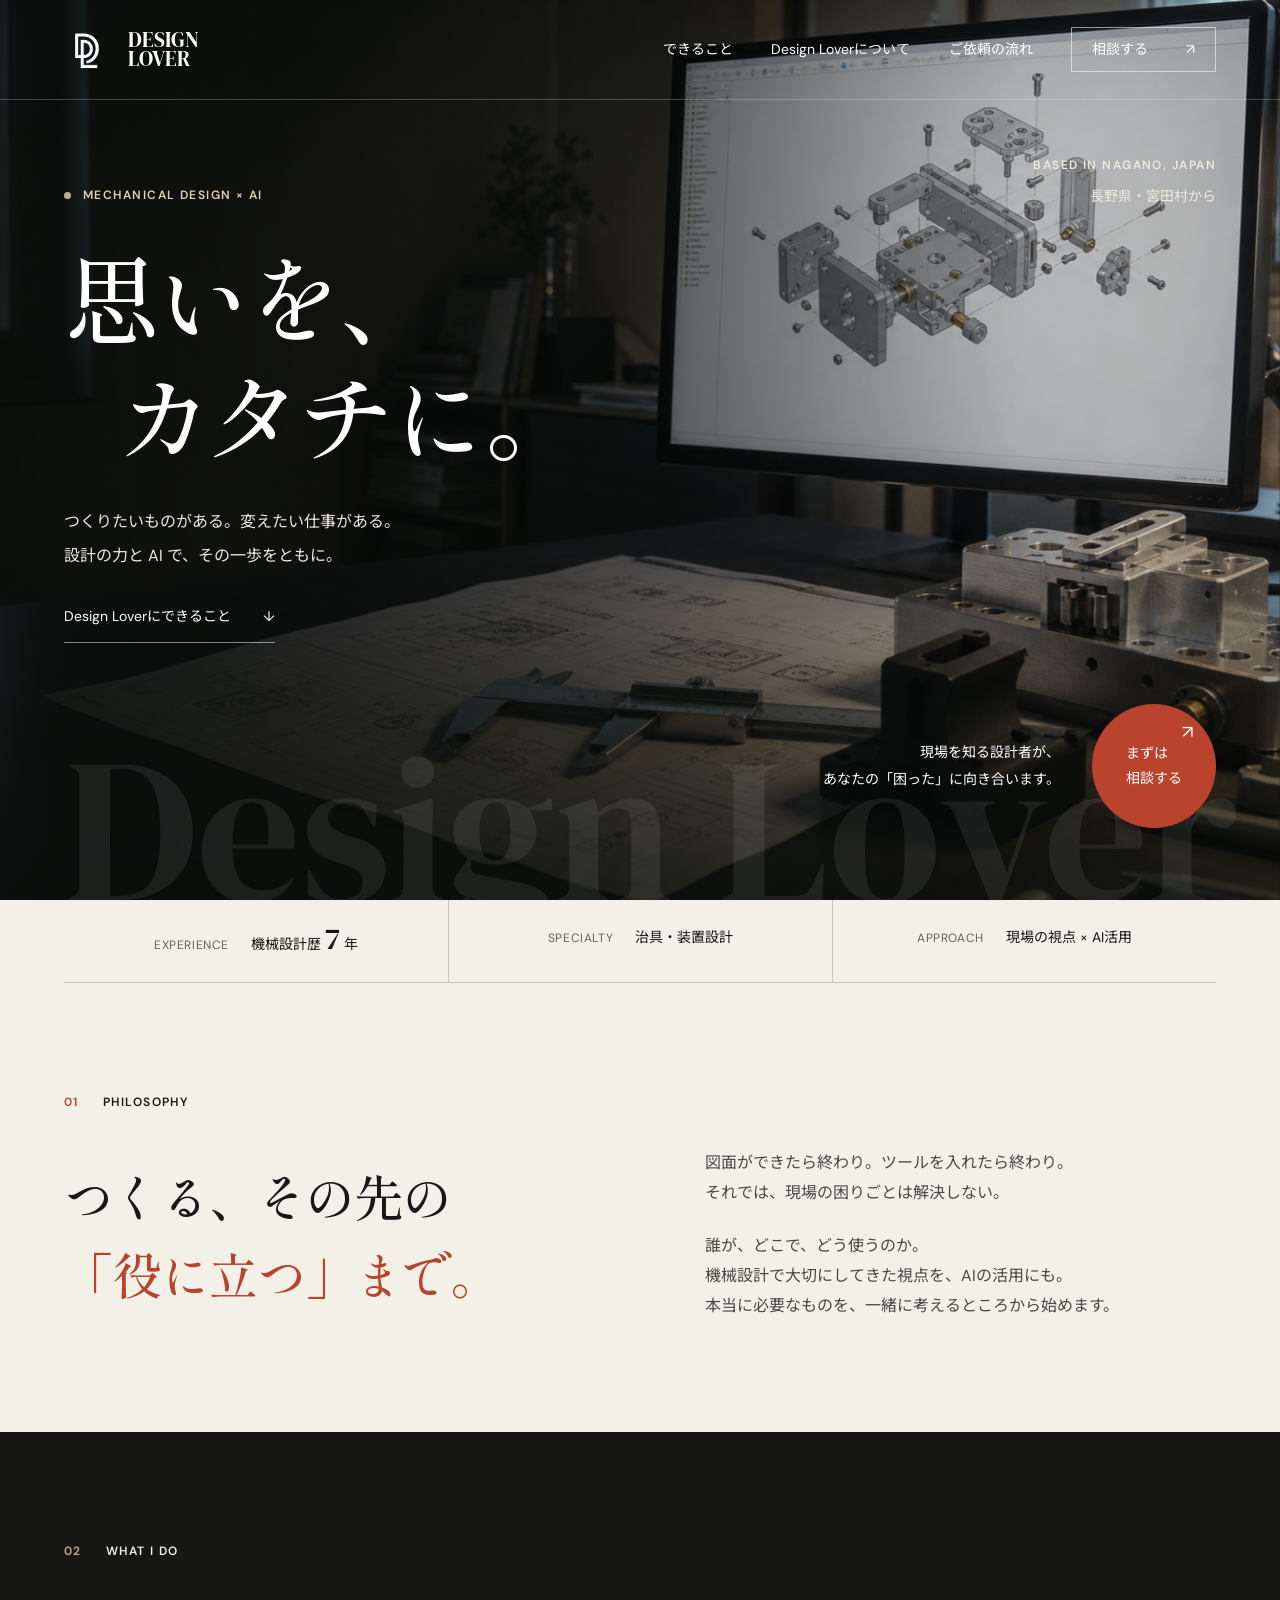
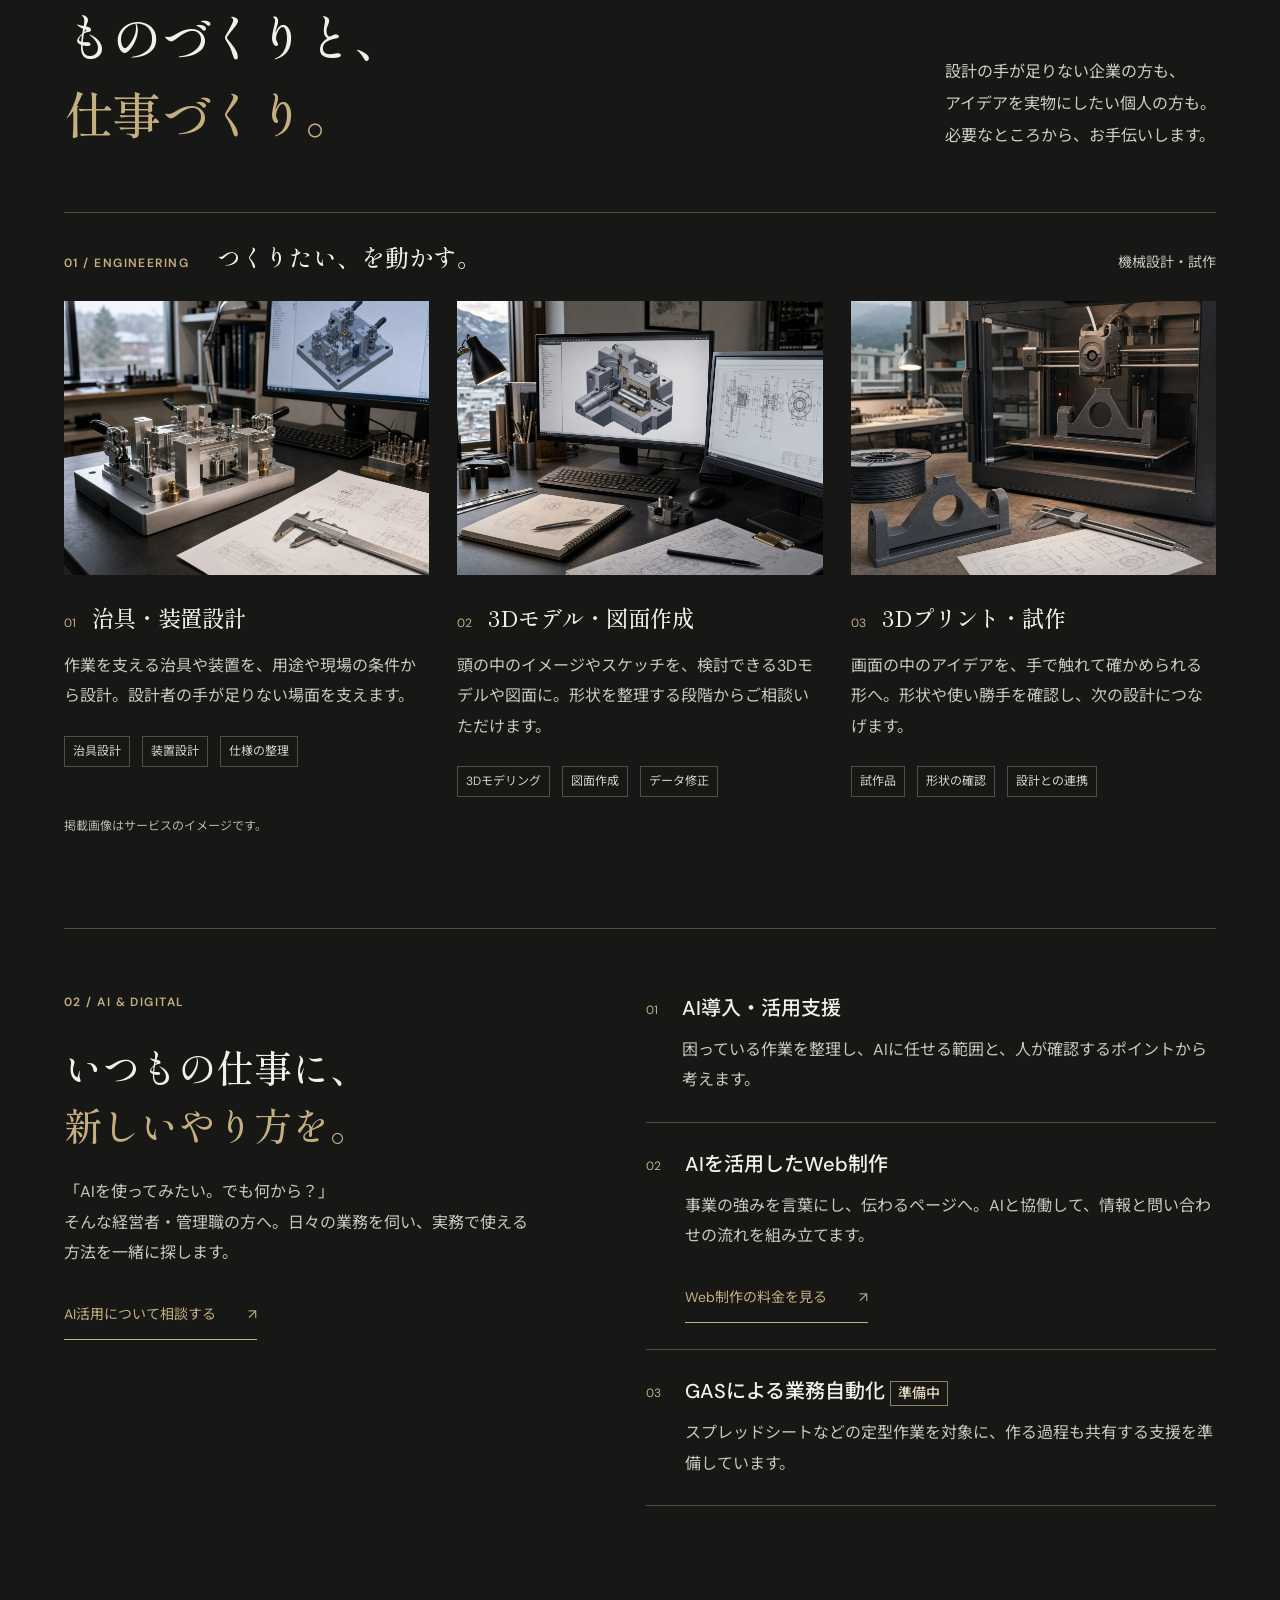
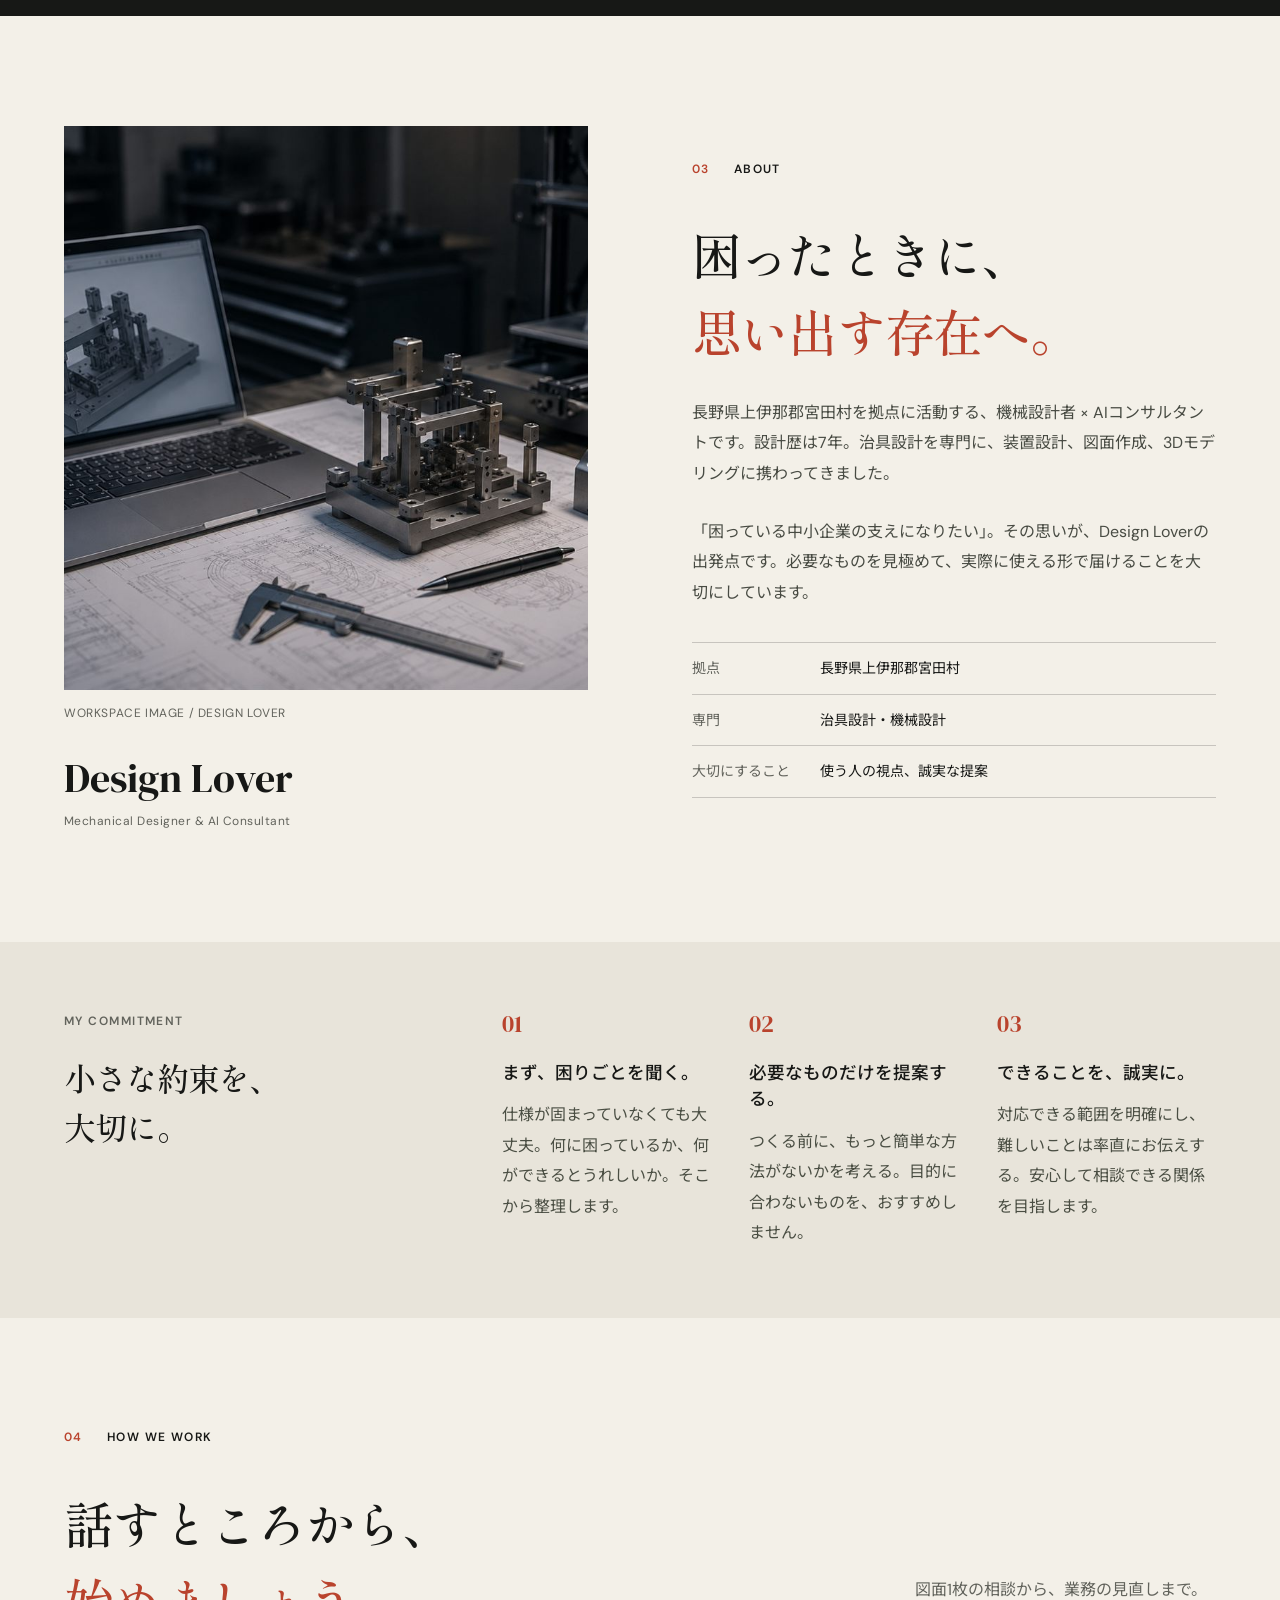
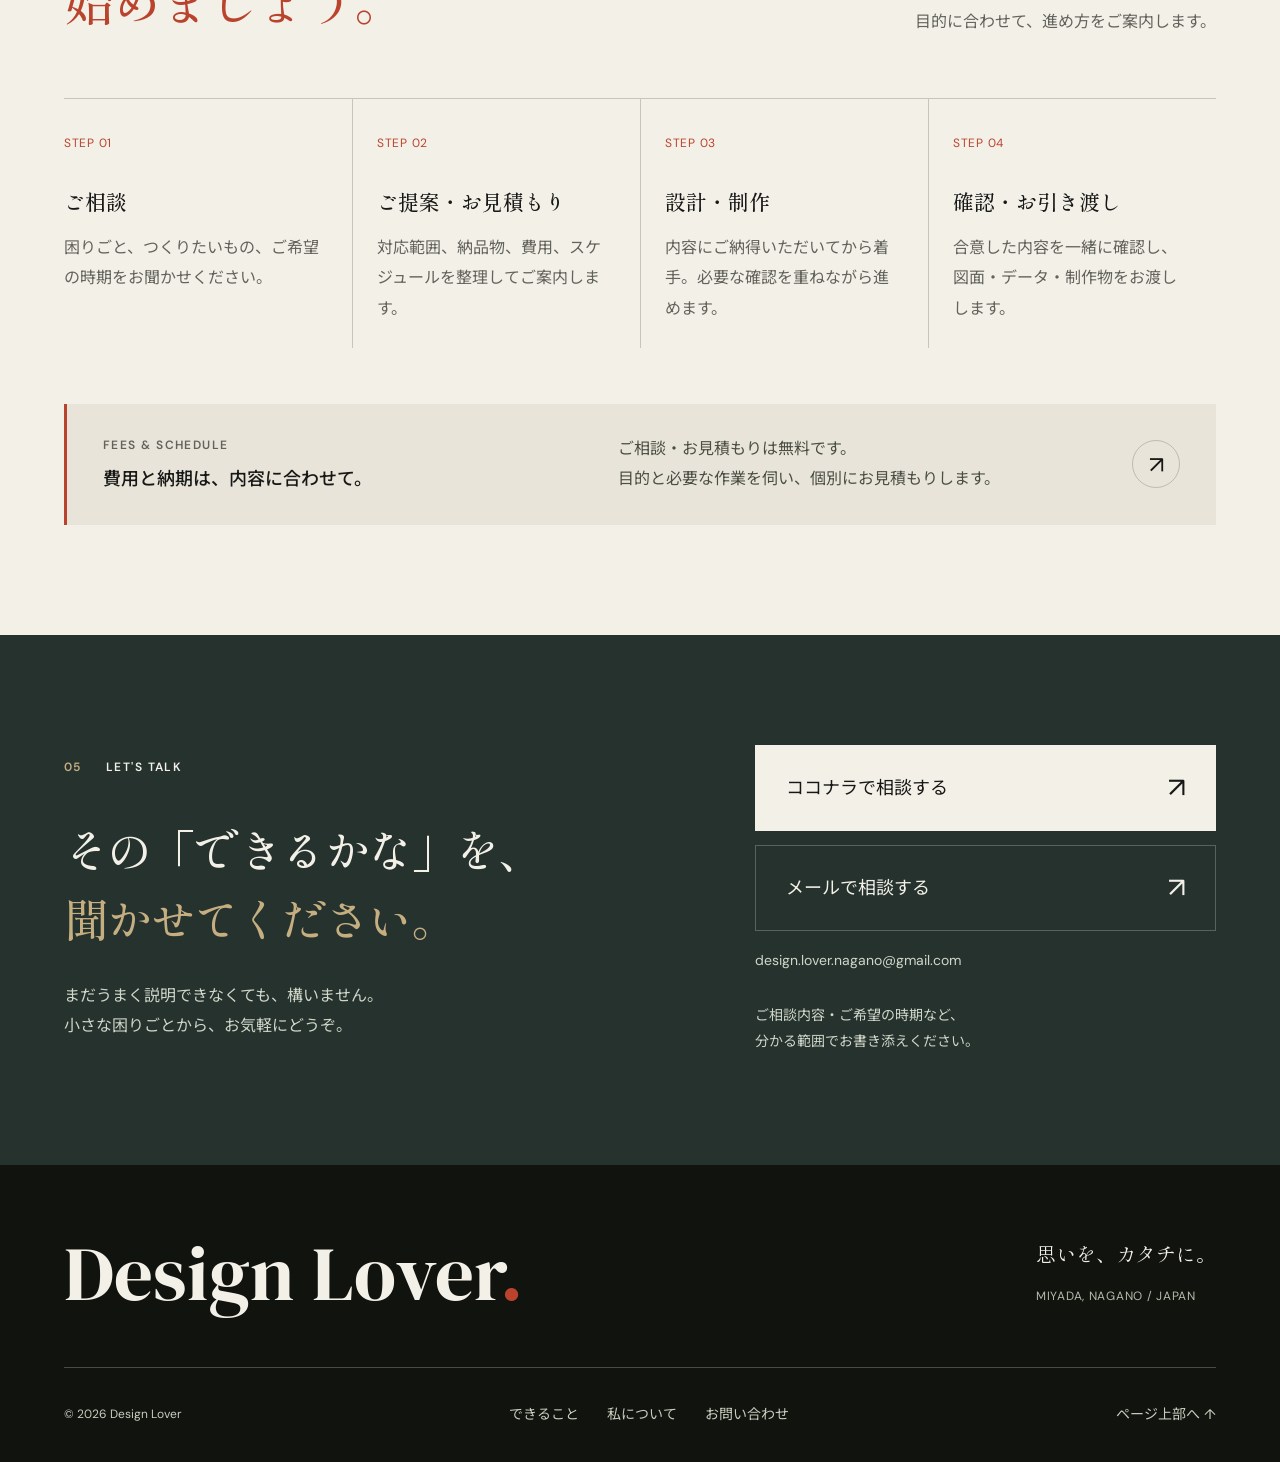
<file: index.html>
<!DOCTYPE html>
<html lang="ja">
<head>
  <meta charset="UTF-8">
  <meta name="viewport" content="width=device-width, initial-scale=1, viewport-fit=cover">
  <meta name="description" content="Design Loverは長野県宮田村を拠点に、治具・装置設計、3Dモデル・図面作成、3Dプリント、中小企業のAI導入を支援します。設計歴7年の現場感覚で、思いを実際に使えるカタチに。">
  <meta name="theme-color" content="#171816">
  <title>Design Lover | 思いを、カタチに。機械設計 × AI導入支援</title>
  <link rel="icon" href="logo-mark-crop.png" type="image/png">
  <link rel="preconnect" href="https://fonts.googleapis.com">
  <link rel="preconnect" href="https://fonts.gstatic.com" crossorigin>
  <link href="https://fonts.googleapis.com/css2?family=DM+Sans:wght@400;500;600&family=DM+Serif+Display:ital@0;1&family=Noto+Sans+JP:wght@400;500;600;700&family=Shippori+Mincho:wght@400;500;600&display=swap" rel="stylesheet">
  <link rel="stylesheet" href="styles.css?v=20260907-mobile">
  <script src="site.js?v=20260907-mobile" defer></script>
</head>
<body>
  <a class="skip-link" href="#main">本文へ移動</a>
  <header class="nav" id="nav">
    <a href="#hero" class="nav__logo" aria-label="Design Lover トップへ">
      <img src="logo-mark-t.png" alt="" width="64" height="64" class="nav__logo-mark">
      <span class="nav__logo-word">DESIGN<br>LOVER</span>
    </a>
    <nav class="nav__links" id="navLinks" aria-label="メインナビゲーション">
      <a href="#services">できること</a>
      <a href="#about">Design Loverについて</a>
      <a href="#process">ご依頼の流れ</a>
      <a href="#contact" class="nav__contact">相談する <span aria-hidden="true">↗</span></a>
    </nav>
    <button class="nav__burger" id="burger" type="button" aria-label="メニューを開く" aria-expanded="false" aria-controls="navLinks" hidden>
      <span></span><span></span>
    </button>
  </header>

  <main id="main">
    <section class="hero" id="hero" aria-labelledby="heroTitle">
      <div class="hero__media" aria-hidden="true"><img src="hero-engineering.png" alt="" fetchpriority="high"></div>
      <div class="hero__shade" aria-hidden="true"></div>
      <div class="hero__content">
        <p class="eyebrow hero__kicker"><span class="status-dot" aria-hidden="true"></span> MECHANICAL DESIGN × AI</p>
        <h1 class="hero__title" id="heroTitle"><span>思いを、</span><br><span>カタチに。</span></h1>
        <p class="hero__lead">つくりたいものがある。変えたい仕事がある。<br>設計の力と AI で、その一歩をともに。</p>
        <a href="#services" class="text-link hero__link">Design Loverにできること <span aria-hidden="true">↓</span></a>
      </div>
      <div class="hero__location"><span class="eyebrow">BASED IN NAGANO, JAPAN</span><span>長野県・宮田村から</span></div>
      <div class="hero__footer">
        <p>現場を知る設計者が、<br>あなたの「困った」に向き合います。</p>
        <a href="#contact" class="circle-link"><span>まずは<br>相談する</span><span class="circle-link__arrow" aria-hidden="true">↗</span></a>
      </div>
      <span class="hero__brand" aria-hidden="true">Design Lover</span>
    </section>

    <div class="expertise-bar" aria-label="専門分野と活動拠点">
      <p><span class="expertise-bar__label">EXPERIENCE</span><span class="expertise-bar__value">機械設計歴 <strong>7</strong> 年</span></p>
      <p><span class="expertise-bar__label">SPECIALTY</span><span class="expertise-bar__value">治具・装置設計</span></p>
      <p><span class="expertise-bar__label">APPROACH</span><span class="expertise-bar__value">現場の視点 × AI活用</span></p>
    </div>

    <section class="intro section">
      <p class="section-label"><span>01</span> PHILOSOPHY</p>
      <div class="intro__grid">
        <h2>つくる、その先の<br><em>「役に立つ」まで。</em></h2>
        <div class="intro__copy">
          <p>図面ができたら終わり。ツールを入れたら終わり。<br class="desktop-break">それでは、現場の困りごとは解決しない。</p>
          <p>誰が、どこで、どう使うのか。<br>機械設計で大切にしてきた視点を、AIの活用にも。<br>本当に必要なものを、一緒に考えるところから始めます。</p>
        </div>
      </div>
    </section>

    <section class="services section" id="services" aria-labelledby="servicesTitle">
      <div class="section-heading">
        <div>
          <p class="section-label"><span>02</span> WHAT I DO</p>
          <h2 id="servicesTitle">ものづくりと、<br><em>仕事づくり。</em></h2>
        </div>
        <p class="section-heading__lead">設計の手が足りない企業の方も、<br>アイデアを実物にしたい個人の方も。<br>必要なところから、お手伝いします。</p>
      </div>
      <div class="service-category" id="work">
        <p class="eyebrow">01 / ENGINEERING</p><h3>つくりたい、を動かす。</h3><span>機械設計・試作</span>
      </div>
      <div class="service-grid">
        <article class="service-card">
          <div class="service-card__image"><img src="service-jig.jpg" alt="治具とCADモデルのイメージ" loading="lazy" decoding="async"></div>
          <div class="service-card__title"><span>01</span><h4>治具・装置設計</h4></div>
          <p>作業を支える治具や装置を、用途や現場の条件から設計。設計者の手が足りない場面を支えます。</p>
          <ul class="tags" aria-label="対応内容"><li>治具設計</li><li>装置設計</li><li>仕様の整理</li></ul>
        </article>
        <article class="service-card">
          <div class="service-card__image"><img src="service-cad.jpg" alt="3Dモデルと製作図のイメージ" loading="lazy" decoding="async"></div>
          <div class="service-card__title"><span>02</span><h4>3Dモデル・図面作成</h4></div>
          <p>頭の中のイメージやスケッチを、検討できる3Dモデルや図面に。形状を整理する段階からご相談いただけます。</p>
          <ul class="tags" aria-label="対応内容"><li>3Dモデリング</li><li>図面作成</li><li>データ修正</li></ul>
        </article>
        <article class="service-card">
          <div class="service-card__image"><img src="service-3d-print.jpg" alt="3Dプリンターで部品を造形するイメージ" loading="lazy" decoding="async"></div>
          <div class="service-card__title"><span>03</span><h4>3Dプリント・試作</h4></div>
          <p>画面の中のアイデアを、手で触れて確かめられる形へ。形状や使い勝手を確認し、次の設計につなげます。</p>
          <ul class="tags" aria-label="対応内容"><li>試作品</li><li>形状の確認</li><li>設計との連携</li></ul>
        </article>
      </div>
      <p class="image-note">掲載画像はサービスのイメージです。</p>

      <div class="digital" id="digital">
        <div class="digital__intro">
          <p class="eyebrow">02 / AI & DIGITAL</p>
          <h3>いつもの仕事に、<br><em>新しいやり方を。</em></h3>
          <p>「AIを使ってみたい。でも何から？」<br>そんな経営者・管理職の方へ。日々の業務を伺い、実務で使える方法を一緒に探します。</p>
          <a href="#contact" class="text-link">AI活用について相談する <span aria-hidden="true">↗</span></a>
        </div>
        <div class="digital__list">
          <article><span class="digital__number">01</span><div><h4>AI導入・活用支援</h4><p>困っている作業を整理し、AIに任せる範囲と、人が確認するポイントから考えます。</p></div></article>
          <article><span class="digital__number">02</span><div><h4>AIを活用したWeb制作</h4><p>事業の強みを言葉にし、伝わるページへ。AIと協働して、情報と問い合わせの流れを組み立てます。</p><a href="web-pricing.html" class="text-link digital__link">Web制作の料金を見る <span aria-hidden="true">↗</span></a></div></article>
          <article><span class="digital__number">03</span><div><h4>GASによる業務自動化 <span class="badge">準備中</span></h4><p>スプレッドシートなどの定型作業を対象に、作る過程も共有する支援を準備しています。</p></div></article>
        </div>
      </div>
    </section>

    <section class="about section" id="about" aria-labelledby="aboutTitle">
      <div class="about__visual">
        <img src="about-photo.jpg" alt="設計デスクのイメージ" loading="lazy" decoding="async">
        <p class="image-note">WORKSPACE IMAGE / DESIGN LOVER</p>
        <div class="about__signature">Design Lover<span>Mechanical Designer & AI Consultant</span></div>
      </div>
      <div class="about__content">
        <p class="section-label"><span>03</span> ABOUT</p>
        <h2 id="aboutTitle">困ったときに、<br><em>思い出す存在へ。</em></h2>
        <p>長野県上伊那郡宮田村を拠点に活動する、機械設計者 × AIコンサルタントです。設計歴は7年。治具設計を専門に、装置設計、図面作成、3Dモデリングに携わってきました。</p>
        <p>「困っている中小企業の支えになりたい」。その思いが、Design Loverの出発点です。必要なものを見極めて、実際に使える形で届けることを大切にしています。</p>
        <dl class="profile-details">
          <div><dt>拠点</dt><dd>長野県上伊那郡宮田村</dd></div>
          <div><dt>専門</dt><dd>治具設計・機械設計</dd></div>
          <div><dt>大切にすること</dt><dd>使う人の視点、誠実な提案</dd></div>
        </dl>
      </div>
    </section>

    <section class="principles section" aria-labelledby="principlesTitle">
      <div class="principles__heading"><p class="eyebrow">MY COMMITMENT</p><h2 id="principlesTitle">小さな約束を、<br>大切に。</h2></div>
      <div class="principles__list">
        <article><span>01</span><h3>まず、困りごとを聞く。</h3><p>仕様が固まっていなくても大丈夫。何に困っているか、何ができるとうれしいか。そこから整理します。</p></article>
        <article><span>02</span><h3>必要なものだけを提案する。</h3><p>つくる前に、もっと簡単な方法がないかを考える。目的に合わないものを、おすすめしません。</p></article>
        <article><span>03</span><h3>できることを、誠実に。</h3><p>対応できる範囲を明確にし、難しいことは率直にお伝えする。安心して相談できる関係を目指します。</p></article>
      </div>
    </section>

    <section class="process section" id="process" aria-labelledby="processTitle">
      <div class="section-heading">
        <div><p class="section-label"><span>04</span> HOW WE WORK</p><h2 id="processTitle">話すところから、<br><em>始めましょう。</em></h2></div>
        <p class="section-heading__lead">図面1枚の相談から、業務の見直しまで。<br>目的に合わせて、進め方をご案内します。</p>
      </div>
      <ol class="process__list">
        <li><span>STEP 01</span><h3>ご相談</h3><p>困りごと、つくりたいもの、ご希望の時期をお聞かせください。</p></li>
        <li><span>STEP 02</span><h3>ご提案・お見積もり</h3><p>対応範囲、納品物、費用、スケジュールを整理してご案内します。</p></li>
        <li><span>STEP 03</span><h3>設計・制作</h3><p>内容にご納得いただいてから着手。必要な確認を重ねながら進めます。</p></li>
        <li><span>STEP 04</span><h3>確認・お引き渡し</h3><p>合意した内容を一緒に確認し、図面・データ・制作物をお渡しします。</p></li>
      </ol>
      <div class="estimate" id="pricing">
        <div><p class="eyebrow">FEES & SCHEDULE</p><h3>費用と納期は、内容に合わせて。</h3></div>
        <p>ご相談・お見積もりは無料です。<br>目的と必要な作業を伺い、個別にお見積もりします。</p>
        <a href="#contact" aria-label="費用と納期を相談する"><span aria-hidden="true">↗</span></a>
      </div>
    </section>

    <section class="contact section" id="contact" aria-labelledby="contactTitle">
      <div class="contact__header">
        <p class="section-label"><span>05</span> LET'S TALK</p>
        <h2 id="contactTitle">その「できるかな」を、<br><em>聞かせてください。</em></h2>
        <p>まだうまく説明できなくても、構いません。<br>小さな困りごとから、お気軽にどうぞ。</p>
      </div>
      <div class="contact__action">
        <a class="contact__platform" href="https://coconala.com/users/4790717" target="_blank" rel="noopener noreferrer" aria-label="ココナラで相談する（新しいタブで開きます）"><span>ココナラで相談する</span><span aria-hidden="true">↗</span></a>
        <a class="contact__mail" href="mailto:design.lover.nagano@gmail.com?subject=Design%20Lover%20%E3%81%B8%E3%81%AE%E3%81%8A%E5%95%8F%E3%81%84%E5%90%88%E3%82%8F%E3%81%9B">
          <span>メールで相談する</span><span aria-hidden="true">↗</span>
        </a>
        <p class="contact__address">design.lover.nagano@gmail.com</p>
        <p class="contact__hint">ご相談内容・ご希望の時期など、<br>分かる範囲でお書き添えください。</p>
      </div>
    </section>
  </main>

  <footer class="footer">
    <div class="footer__top"><a href="#hero" class="footer__brand" aria-label="Design Lover トップへ">Design Lover<span aria-hidden="true">.</span></a><p>思いを、カタチに。<br><span>MIYADA, NAGANO / JAPAN</span></p></div>
    <div class="footer__bottom"><p>© 2026 Design Lover</p><nav aria-label="フッターナビゲーション"><a href="#services">できること</a><a href="#about">私について</a><a href="#contact">お問い合わせ</a></nav><a href="#hero">ページ上部へ ↑</a></div>
  </footer>
</body>
</html>
</file>
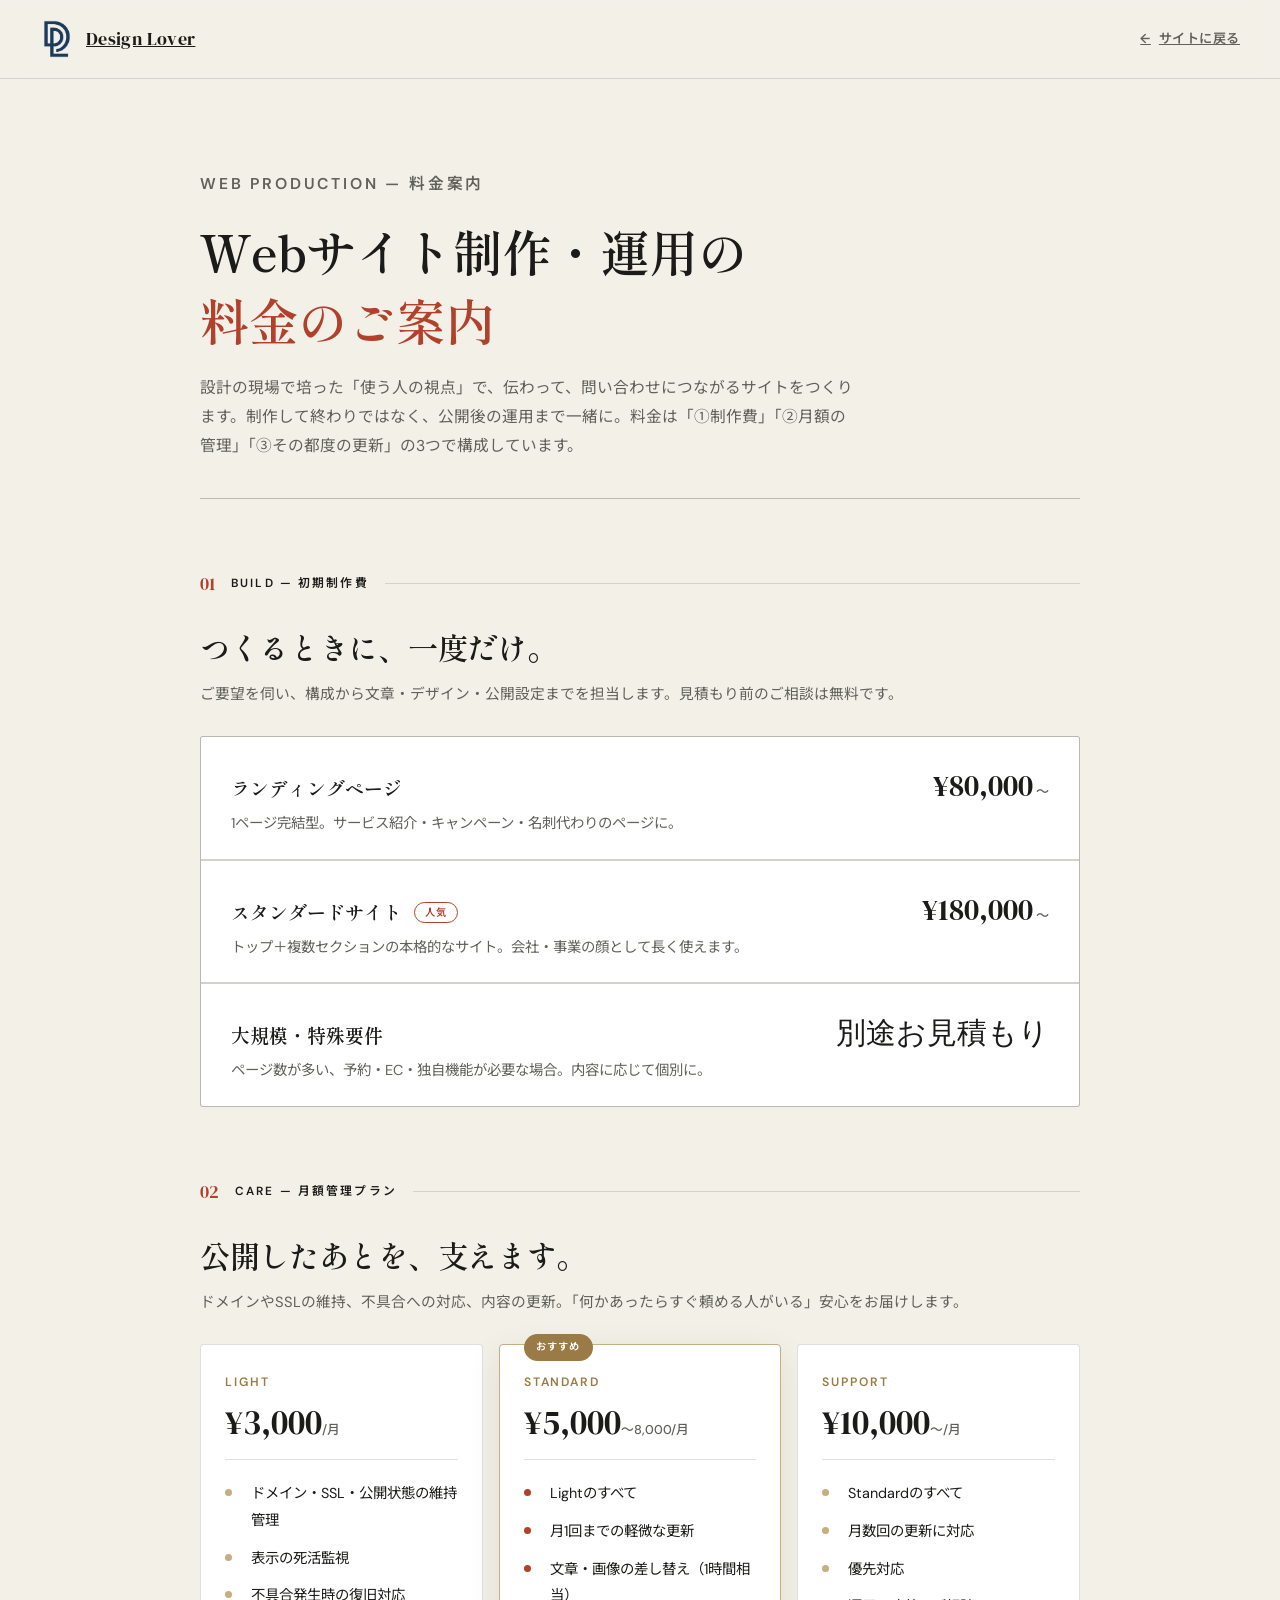
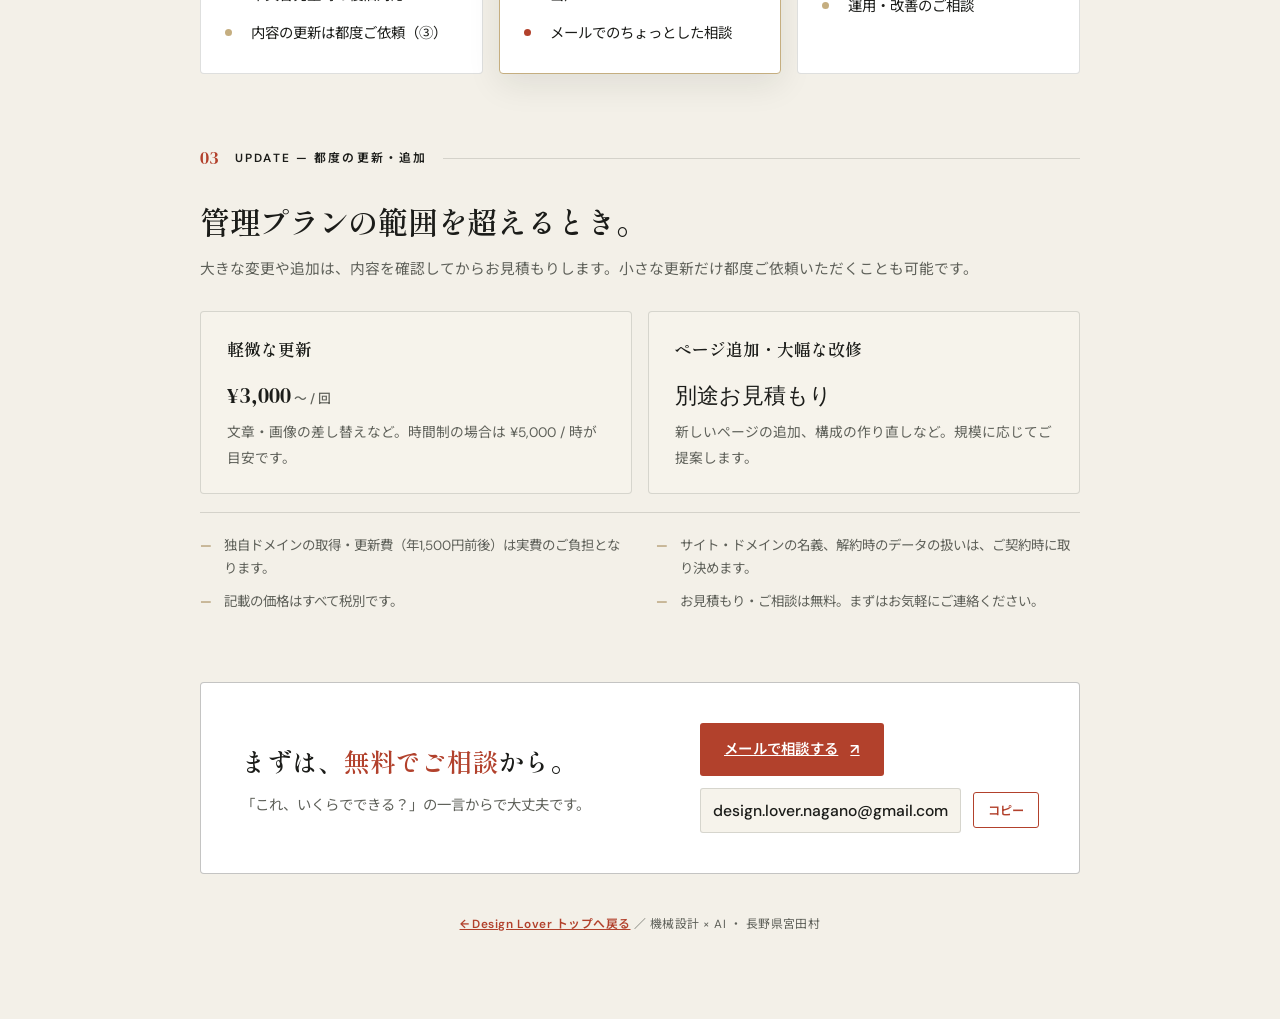
<file: web-pricing.html>
<!doctype html>
<html lang="ja">
<head>
  <meta charset="UTF-8">
  <meta name="viewport" content="width=device-width, initial-scale=1, viewport-fit=cover">
  <meta name="description" content="Design LoverのWebサイト制作・運用の料金案内。制作費・月額管理プラン・都度更新の目安をまとめています。長野県宮田村の設計事務所が、伝わって問い合わせにつながるサイトをつくります。">
  <meta name="theme-color" content="#171816">
  <title>Web制作の料金 | Design Lover</title>
  <link rel="icon" href="logo-mark-crop.png" type="image/png">
  <link rel="preconnect" href="https://fonts.googleapis.com">
  <link rel="preconnect" href="https://fonts.gstatic.com" crossorigin>
  <link href="https://fonts.googleapis.com/css2?family=DM+Serif+Display:ital@0;1&family=Shippori+Mincho:wght@500;600&family=DM+Sans:wght@400;500;600&family=Noto+Sans+JP:wght@400;500;600&display=swap" rel="stylesheet">
  <style>
    /* Web制作 料金ページ — 本編サイト(Design Lover)の配色・書体に合わせた独立ページ */
    :root{
      --paper:#f3f0e8;
      --surface:#ffffff;
      --surface-2:#f6f3eb;
      --ink:#1b1c19;
      --muted:#5f615a;
      --signal:#b2412c;
      --brass:#9a7b45;
      --brass-soft:#c5ae80;
      --line:rgba(27,28,25,.14);
      --line-strong:rgba(27,28,25,.26);
      --serif:'Shippori Mincho','Yu Mincho',serif;
      --display:'DM Serif Display',Georgia,serif;
      --sans:'DM Sans','Noto Sans JP',sans-serif;
    }
    *{box-sizing:border-box}
    html{scroll-behavior:smooth}
    body{margin:0;background:var(--paper);color:var(--ink);font-family:var(--sans);line-height:1.85;-webkit-font-smoothing:antialiased}
    img{display:block;max-width:100%}
    a{color:inherit}

    .topbar{display:flex;justify-content:space-between;align-items:center;gap:16px;padding:18px clamp(18px,5vw,40px);border-bottom:1px solid var(--line);position:sticky;top:0;background:color-mix(in srgb,var(--paper) 88%,transparent);backdrop-filter:blur(10px);z-index:10}
    .topbar__brand{display:flex;align-items:center;gap:12px;font-family:var(--display);font-size:1.15rem;letter-spacing:.02em}
    .topbar__brand img{width:34px;height:42px;object-fit:contain}
    .topbar__back{font-size:.82rem;font-weight:600;letter-spacing:.04em;color:var(--muted);display:inline-flex;gap:8px;align-items:center;transition:color .2s}
    .topbar__back:hover{color:var(--signal)}

    .wrap{max-width:960px;margin:0 auto;padding-block:clamp(36px,6vw,72px);padding-left:clamp(18px,5vw,40px);padding-right:clamp(18px,5vw,40px)}

    .mast{border-bottom:1px solid var(--line-strong);padding-bottom:clamp(24px,4vw,38px);margin-bottom:clamp(36px,6vw,58px)}
    .mast__label{font-size:.74rem;font-weight:600;letter-spacing:.18em;text-transform:uppercase;color:var(--brass)}
    .mast h1{font-family:var(--serif);font-weight:600;font-size:clamp(1.9rem,5.4vw,3.1rem);letter-spacing:-.02em;line-height:1.4;margin:18px 0 0;text-wrap:balance}
    .mast h1 em{font-style:normal;color:var(--signal)}
    .mast p{max-width:42em;margin:18px 0 0;color:var(--muted);font-size:.98rem}

    .sec{margin-top:clamp(42px,7vw,74px)}
    .eyebrow{display:flex;align-items:center;gap:16px;margin-bottom:24px}
    .eyebrow__num{font-family:var(--display);font-size:1.15rem;color:var(--signal);line-height:1}
    .eyebrow__txt{font-size:.74rem;font-weight:600;letter-spacing:.18em;text-transform:uppercase}
    .eyebrow__rule{flex:1;height:1px;background:var(--line)}
    .sec__title{font-family:var(--serif);font-weight:600;font-size:clamp(1.35rem,3.4vw,1.9rem);letter-spacing:-.01em;margin:0 0 6px}
    .sec__note{color:var(--muted);font-size:.92rem;margin:0 0 28px}

    .rows{display:flex;flex-direction:column;gap:2px;background:var(--line);border:1px solid var(--line);border-radius:3px;overflow:hidden}
    .row{display:grid;grid-template-columns:1fr auto;gap:10px 24px;align-items:baseline;background:var(--surface);padding:22px clamp(18px,3vw,30px)}
    .row__main{min-width:0}
    .row__name{font-family:var(--serif);font-weight:600;font-size:1.18rem;display:flex;align-items:center;gap:12px;flex-wrap:wrap}
    .row__desc{color:var(--muted);font-size:.9rem;margin-top:4px}
    .row__price{font-family:var(--display);font-size:clamp(1.4rem,3.4vw,1.85rem);white-space:nowrap;font-variant-numeric:tabular-nums}
    .row__price span{font-family:var(--sans);font-size:.82rem;font-weight:500;color:var(--muted);margin-left:3px}
    .tag{font-family:var(--sans);font-size:.64rem;font-weight:600;letter-spacing:.1em;text-transform:uppercase;color:var(--signal);border:1px solid var(--signal);border-radius:999px;padding:3px 10px;line-height:1.3}

    .plans{display:grid;grid-template-columns:repeat(3,1fr);gap:16px}
    .plan{background:var(--surface);border:1px solid var(--line);border-radius:4px;padding:26px clamp(18px,2.4vw,24px);display:flex;flex-direction:column;position:relative}
    .plan--feature{border-color:var(--brass-soft);box-shadow:0 10px 34px rgba(27,28,25,.09)}
    .plan__flag{position:absolute;top:-11px;left:24px;background:var(--brass);color:#fff;font-size:.64rem;font-weight:600;letter-spacing:.12em;text-transform:uppercase;padding:4px 12px;border-radius:999px}
    .plan__name{font-size:.76rem;font-weight:600;letter-spacing:.16em;text-transform:uppercase;color:var(--brass)}
    .plan__price{font-family:var(--display);font-size:clamp(1.7rem,4vw,2.1rem);margin-top:12px;line-height:1;font-variant-numeric:tabular-nums}
    .plan__price span{font-family:var(--sans);font-size:.8rem;font-weight:500;color:var(--muted)}
    .plan__line{height:1px;background:var(--line);margin:20px 0}
    .plan__list{list-style:none;margin:0;padding:0;display:flex;flex-direction:column;gap:11px;font-size:.9rem}
    .plan__list li{display:grid;grid-template-columns:16px 1fr;gap:10px;align-items:start}
    .plan__list li::before{content:"";width:7px;height:7px;margin-top:9px;border-radius:50%;background:var(--brass-soft)}
    .plan--feature .plan__list li::before{background:var(--signal)}

    .spot{display:grid;grid-template-columns:1fr 1fr;gap:16px}
    .spot__card{background:var(--surface-2);border:1px solid var(--line);border-radius:4px;padding:22px clamp(18px,2.6vw,26px)}
    .spot__card h3{font-family:var(--serif);font-weight:600;font-size:1.05rem;margin:0}
    .spot__card .p{font-family:var(--display);font-size:1.4rem;margin:10px 0 4px;font-variant-numeric:tabular-nums}
    .spot__card .p span{font-family:var(--sans);font-size:.8rem;color:var(--muted);font-weight:500}
    .spot__card .d{color:var(--muted);font-size:.86rem;margin:0}

    .notes{margin-top:18px;border-top:1px solid var(--line);padding-top:22px;display:grid;grid-template-columns:1fr 1fr;gap:10px 32px;padding-left:0}
    .notes li{list-style:none;display:grid;grid-template-columns:14px 1fr;gap:10px;color:var(--muted);font-size:.84rem;line-height:1.7}
    .notes li::before{content:"—";color:var(--brass)}

    .cta{margin-top:clamp(42px,7vw,68px);background:var(--surface);border:1px solid var(--line-strong);border-radius:4px;padding:clamp(26px,4vw,40px);display:flex;justify-content:space-between;align-items:center;gap:24px;flex-wrap:wrap}
    .cta__h{font-family:var(--serif);font-weight:600;font-size:clamp(1.2rem,3vw,1.6rem);margin:0;letter-spacing:-.01em}
    .cta__h em{font-style:normal;color:var(--signal)}
    .cta__sub{color:var(--muted);font-size:.9rem;margin:8px 0 0}
    .cta__actions{display:flex;flex-direction:column;gap:12px;align-items:flex-start}
    .cta__btn{display:inline-flex;align-items:center;gap:12px;background:var(--signal);color:#fff;font-weight:600;font-size:.9rem;letter-spacing:.02em;padding:13px 24px;border-radius:3px;transition:background .2s}
    .cta__btn:hover{background:#9a3522}
    .cta__mail{display:flex;align-items:center;gap:12px;flex-wrap:wrap}
    .cta__mail code{font-family:var(--sans);font-size:.98rem;font-weight:500;background:var(--surface-2);border:1px solid var(--line);border-radius:3px;padding:7px 12px;user-select:all}
    .copy{font-family:var(--sans);font-size:.76rem;font-weight:600;color:var(--signal);background:none;border:1px solid var(--signal);border-radius:3px;padding:8px 14px;cursor:pointer;transition:background .2s,color .2s}
    .copy:hover{background:var(--signal);color:#fff}
    .copy.done{border-color:var(--brass);color:var(--brass)}

    .foot{margin-top:40px;text-align:center;color:var(--muted);font-size:.74rem;letter-spacing:.04em}
    .foot a{color:var(--signal);font-weight:600}

    @media (max-width:760px){
      .plans{grid-template-columns:1fr}
      .spot{grid-template-columns:1fr}
      .notes{grid-template-columns:1fr}
      .plan--feature{order:-1}
    }
    @media (max-width:520px){
      .row{grid-template-columns:1fr;gap:6px}
      .row__price{justify-self:start}
      .cta{flex-direction:column;align-items:flex-start}
    }
    @media (prefers-reduced-motion:reduce){*{transition:none!important;scroll-behavior:auto}}
  </style>
</head>
<body>
  <div class="topbar">
    <a class="topbar__brand" href="index.html" aria-label="Design Lover トップへ">
      <img src="logo-mark-crop.png" alt="">Design Lover
    </a>
    <a class="topbar__back" href="index.html"><span aria-hidden="true">←</span> サイトに戻る</a>
  </div>

  <div class="wrap">
    <header class="mast">
      <p class="mast__label">Web Production — 料金案内</p>
      <h1>Webサイト制作・運用の<br><em>料金のご案内</em></h1>
      <p>設計の現場で培った「使う人の視点」で、伝わって、問い合わせにつながるサイトをつくります。制作して終わりではなく、公開後の運用まで一緒に。料金は「①制作費」「②月額の管理」「③その都度の更新」の3つで構成しています。</p>
    </header>

    <section class="sec">
      <div class="eyebrow"><span class="eyebrow__num">01</span><span class="eyebrow__txt">Build — 初期制作費</span><span class="eyebrow__rule"></span></div>
      <h2 class="sec__title">つくるときに、一度だけ。</h2>
      <p class="sec__note">ご要望を伺い、構成から文章・デザイン・公開設定までを担当します。見積もり前のご相談は無料です。</p>
      <div class="rows">
        <div class="row">
          <div class="row__main">
            <div class="row__name">ランディングページ</div>
            <div class="row__desc">1ページ完結型。サービス紹介・キャンペーン・名刺代わりのページに。</div>
          </div>
          <div class="row__price">¥80,000<span>〜</span></div>
        </div>
        <div class="row">
          <div class="row__main">
            <div class="row__name">スタンダードサイト <span class="tag">人気</span></div>
            <div class="row__desc">トップ＋複数セクションの本格的なサイト。会社・事業の顔として長く使えます。</div>
          </div>
          <div class="row__price">¥180,000<span>〜</span></div>
        </div>
        <div class="row">
          <div class="row__main">
            <div class="row__name">大規模・特殊要件</div>
            <div class="row__desc">ページ数が多い、予約・EC・独自機能が必要な場合。内容に応じて個別に。</div>
          </div>
          <div class="row__price">別途お見積もり</div>
        </div>
      </div>
    </section>

    <section class="sec">
      <div class="eyebrow"><span class="eyebrow__num">02</span><span class="eyebrow__txt">Care — 月額管理プラン</span><span class="eyebrow__rule"></span></div>
      <h2 class="sec__title">公開したあとを、支えます。</h2>
      <p class="sec__note">ドメインやSSLの維持、不具合への対応、内容の更新。「何かあったらすぐ頼める人がいる」安心をお届けします。</p>
      <div class="plans">
        <div class="plan">
          <div class="plan__name">Light</div>
          <div class="plan__price">¥3,000<span>/月</span></div>
          <div class="plan__line"></div>
          <ul class="plan__list">
            <li>ドメイン・SSL・公開状態の維持管理</li>
            <li>表示の死活監視</li>
            <li>不具合発生時の復旧対応</li>
            <li>内容の更新は都度ご依頼（③）</li>
          </ul>
        </div>
        <div class="plan plan--feature">
          <span class="plan__flag">おすすめ</span>
          <div class="plan__name">Standard</div>
          <div class="plan__price">¥5,000<span>〜8,000/月</span></div>
          <div class="plan__line"></div>
          <ul class="plan__list">
            <li>Lightのすべて</li>
            <li>月1回までの軽微な更新</li>
            <li>文章・画像の差し替え（1時間相当）</li>
            <li>メールでのちょっとした相談</li>
          </ul>
        </div>
        <div class="plan">
          <div class="plan__name">Support</div>
          <div class="plan__price">¥10,000<span>〜/月</span></div>
          <div class="plan__line"></div>
          <ul class="plan__list">
            <li>Standardのすべて</li>
            <li>月数回の更新に対応</li>
            <li>優先対応</li>
            <li>運用・改善のご相談</li>
          </ul>
        </div>
      </div>
    </section>

    <section class="sec">
      <div class="eyebrow"><span class="eyebrow__num">03</span><span class="eyebrow__txt">Update — 都度の更新・追加</span><span class="eyebrow__rule"></span></div>
      <h2 class="sec__title">管理プランの範囲を超えるとき。</h2>
      <p class="sec__note">大きな変更や追加は、内容を確認してからお見積もりします。小さな更新だけ都度ご依頼いただくことも可能です。</p>
      <div class="spot">
        <div class="spot__card">
          <h3>軽微な更新</h3>
          <div class="p">¥3,000<span> 〜 / 回</span></div>
          <p class="d">文章・画像の差し替えなど。時間制の場合は ¥5,000 / 時が目安です。</p>
        </div>
        <div class="spot__card">
          <h3>ページ追加・大幅な改修</h3>
          <div class="p">別途お見積もり</div>
          <p class="d">新しいページの追加、構成の作り直しなど。規模に応じてご提案します。</p>
        </div>
      </div>
      <ul class="notes">
        <li>独自ドメインの取得・更新費（年1,500円前後）は実費のご負担となります。</li>
        <li>サイト・ドメインの名義、解約時のデータの扱いは、ご契約時に取り決めます。</li>
        <li>記載の価格はすべて税別です。</li>
        <li>お見積もり・ご相談は無料。まずはお気軽にご連絡ください。</li>
      </ul>
    </section>

    <section class="cta">
      <div>
        <h2 class="cta__h">まずは、<em>無料でご相談</em>から。</h2>
        <p class="cta__sub">「これ、いくらでできる？」の一言からで大丈夫です。</p>
      </div>
      <div class="cta__actions">
        <a class="cta__btn" href="mailto:design.lover.nagano@gmail.com?subject=Web%E5%88%B6%E4%BD%9C%E3%81%AE%E3%81%94%E7%9B%B8%E8%AB%87">メールで相談する <span aria-hidden="true">↗</span></a>
        <div class="cta__mail">
          <code id="mail">design.lover.nagano@gmail.com</code>
          <button class="copy" id="copyBtn" type="button">コピー</button>
        </div>
      </div>
    </section>

    <p class="foot"><a href="index.html">← Design Lover トップへ戻る</a> ／ 機械設計 × AI ・ 長野県宮田村</p>
  </div>

  <script>
    (function(){
      var btn=document.getElementById('copyBtn');
      if(!btn)return;
      var mailEl=document.getElementById('mail');
      btn.addEventListener('click',function(){
        function ok(){btn.textContent='コピーしました';btn.classList.add('done');setTimeout(function(){btn.textContent='コピー';btn.classList.remove('done');},1800);}
        function select(){try{var r=document.createRange();r.selectNode(mailEl);var s=getSelection();s.removeAllRanges();s.addRange(r);}catch(e){}ok();}
        if(navigator.clipboard&&navigator.clipboard.writeText){navigator.clipboard.writeText(mailEl.textContent).then(ok).catch(select);}else{select();}
      });
    })();
  </script>
</body>
</html>
</file>
<file: styles.css>
:root {
  --paper: #f3f0e8;
  --paper-2: #e8e4da;
  --ink: #171816;
  --ink-2: #242622;
  --signal: #b9432d;
  --brass: #c5ae80;
  --green: #26322e;
  --muted: #62635c;
  --line: rgba(23, 24, 22, .2);
  --line-light: rgba(243, 240, 232, .25);
  --serif: 'Shippori Mincho', 'Yu Mincho', serif;
  --display: 'DM Serif Display', Georgia, serif;
  --sans: 'DM Sans', 'Noto Sans JP', sans-serif;
  --pad: clamp(24px, 5vw, 88px);
  --max: 1440px;
}
* { box-sizing: border-box; }
html { scroll-behavior: smooth; scroll-padding-top: 100px; -webkit-text-size-adjust: 100%; }
body { margin: 0; color: var(--ink); background: var(--paper); font: 400 1rem/1.9 var(--sans); }
h1, h2, h3, h4, p, figure, ul, ol, dl, dd { margin: 0; }
h1, h2, h3, h4 { font-weight: 500; line-height: 1.5; }
h2 { font-family: var(--serif); font-size: clamp(2rem, 3.9vw, 3.7rem); letter-spacing: -.035em; line-height: 1.55; }
h2 em, h3 em { font-style: normal; color: var(--signal); }
a { color: inherit; text-decoration: none; }
button { font: inherit; color: inherit; }
img { display: block; max-width: 100%; }
ul, ol { list-style: none; padding: 0; }
button, a { -webkit-tap-highlight-color: transparent; }
button { cursor: pointer; }
a:focus-visible, button:focus-visible { outline: 3px solid var(--signal); outline-offset: 6px; }
.nav a:focus-visible, .nav button:focus-visible, .hero a:focus-visible, .services a:focus-visible, .contact a:focus-visible, .footer a:focus-visible { outline-color: var(--brass); }
::selection { color: #fff; background: var(--signal); }
[hidden] { display: none !important; }
.skip-link { position: fixed; left: 16px; top: -100px; padding: 12px 20px; z-index: 200; color: #fff; background: var(--ink); }
.skip-link:focus { top: 12px; }
.section { padding: 110px var(--pad); }
.eyebrow, .section-label { font-size: .75rem; font-weight: 600; letter-spacing: .12em; line-height: 1.6; }
.section-label { display: flex; gap: 24px; align-items: center; margin-bottom: 36px; }
.section-label > span { color: var(--signal); }
.text-link { display: inline-flex; align-items: center; justify-content: space-between; gap: 32px; min-height: 44px; padding-bottom: 8px; border-bottom: 1px solid currentColor; font-size: .875rem; }
.text-link > span { transition: transform .2s; }
@media (hover: hover) and (pointer: fine) {
  .text-link:hover > span { transform: translate(3px, -3px); }
}
.nav { height: 100px; position: absolute; z-index: 20; inset: 0 0 auto; display: flex; justify-content: space-between; align-items: center; padding: 0 var(--pad); color: #fff; border-bottom: 1px solid rgba(255,255,255,.22); }
.nav__logo { display: flex; align-items: center; gap: 12px; position: relative; z-index: 22; }
.nav__logo-mark { width: 52px; height: 64px; object-fit: contain; filter: brightness(0) invert(1); }
.nav__logo-word { font-family: var(--display); font-size: 1.3rem; line-height: .9; }
.nav__links { display: flex; align-items: center; gap: clamp(20px, 3vw, 44px); }
.nav__links a { display: inline-flex; min-height: 44px; align-items: center; font-size: .875rem; }
.nav__links a:not(.nav__contact):hover { color: var(--brass); }
.nav__contact { gap: 38px; padding: 8px 20px; border: 1px solid rgba(255,255,255,.55); transition: background .2s; }
.nav__contact:hover { background: var(--signal); }
.nav__burger { width: 48px; height: 48px; position: relative; z-index: 22; border: 1px solid rgba(255,255,255,.5); background: transparent; padding: 12px; }
.nav__burger span { display: block; height: 1px; width: 22px; background: currentColor; transition: transform .2s; }
.nav__burger span + span { margin-top: 7px; }
.nav__burger[aria-expanded="true"] span:first-child { transform: translateY(4px) rotate(45deg); }
.nav__burger[aria-expanded="true"] span:last-child { transform: translateY(-4px) rotate(-45deg); }
.hero { position: relative; isolation: isolate; min-height: max(770px, min(900px, 100svh)); overflow: hidden; color: #fff; background: var(--ink); }
.hero__media, .hero__shade { position: absolute; z-index: -2; inset: 0; }
.hero__media img { width: 100%; height: 100%; object-fit: cover; object-position: 60% center; }
.hero__shade { z-index: -1; background: linear-gradient(90deg, rgba(10,14,11,.82) 0%, rgba(10,14,11,.55) 44%, rgba(10,14,11,.14) 80%), linear-gradient(0deg, rgba(10,14,11,.76), transparent 42%); }
.hero__content { position: relative; padding: 186px var(--pad) 175px; max-width: 1100px; }
.hero__kicker { color: #e3d2b2; display: flex; align-items: center; gap: 12px; margin-bottom: 32px; }
.status-dot { width: 7px; height: 7px; flex: none; border-radius: 50%; background: var(--brass); }
.hero__title { font-family: var(--serif); font-size: clamp(4rem, 7.5vw, 7.3rem); letter-spacing: -.045em; line-height: 1.23; }
.hero__title > span { display: inline-block; padding-left: .55em; }
.hero__title > span:first-child { padding-left: 0; }
.hero__lead { font-size: 1rem; line-height: 2.1; margin-top: 32px; color: #eeeae0; }
.hero__link { margin-top: 26px; border-color: rgba(255,255,255,.5); }
.hero__location { position: absolute; top: 156px; right: var(--pad); display: flex; flex-direction: column; align-items: flex-end; gap: 8px; font-size: .875rem; color: #eeeae0; }
.hero__location .eyebrow { font-size: .75rem; }
.hero__footer { position: absolute; bottom: 72px; right: var(--pad); display: flex; align-items: center; gap: 32px; }
.hero__footer > p { font-size: .875rem; line-height: 1.9; text-align: right; }
.circle-link { width: 124px; height: 124px; border-radius: 50%; background: var(--signal); display: flex; align-items: center; justify-content: center; flex: none; position: relative; font-size: .875rem; line-height: 1.8; transition: background .2s, transform .2s; }
@media (hover: hover) and (pointer: fine) {
  .circle-link:hover { background: #a83823; transform: translateY(-4px); }
}
.circle-link__arrow { position: absolute; top: 12px; right: 23px; font-size: 1.125rem; }
.hero__brand { position: absolute; z-index: -1; left: var(--pad); bottom: -32px; font: 400 clamp(7rem, 16vw, 15rem)/1 var(--display); color: rgba(255,255,255,.075); white-space: nowrap; }
.expertise-bar { display: grid; grid-template-columns: repeat(3, 1fr); margin: 0 var(--pad); border-bottom: 1px solid var(--line); }
.expertise-bar p { padding: 24px 0; display: flex; justify-content: center; gap: 6px; align-items: baseline; font-size: .875rem; }
.expertise-bar p + p { border-left: 1px solid var(--line); }
.expertise-bar__label { font-size: .75rem; letter-spacing: .05em; color: var(--muted); margin-right: 16px; }
.expertise-bar__value { min-width: 0; }
.expertise-bar strong { font: 400 1.875rem/1 var(--display); }
.intro { max-width: var(--max); margin: auto; }
.intro__grid { display: grid; grid-template-columns: 1.05fr 1fr; gap: 9%; align-items: center; }
.intro__copy { color: #484b43; }
.intro__copy p + p { margin-top: 22px; }
.services { background: var(--ink); color: var(--paper); }
.services > *, .process > *, .principles > *, .contact > *, .footer > * { max-width: 1270px; margin-left: auto; margin-right: auto; }
.services .section-label > span, .contact .section-label > span { color: var(--brass); }
.services h2 em { color: var(--brass); }
.section-heading { display: flex; align-items: flex-end; justify-content: space-between; gap: 48px; margin-bottom: 60px; }
.section-heading__lead { max-width: 410px; line-height: 2; color: var(--muted); }
.services .section-heading__lead { color: #cbcfc3; }
.service-category { display: flex; align-items: baseline; flex-wrap: wrap; gap: 28px; padding: 26px 0; border-top: 1px solid var(--line-light); }
.service-category .eyebrow { color: var(--brass); }
.service-category h3 { font-family: var(--serif); font-size: 1.5rem; }
.service-category > span { margin-left: auto; font-size: .875rem; color: #c6c9bd; }
.service-grid { display: grid; grid-template-columns: repeat(3, minmax(0, 1fr)); gap: 28px; }
.service-card__image { aspect-ratio: 4/3; overflow: hidden; background: #30352d; }
.service-card__image img { width: 100%; height: 100%; object-fit: cover; transition: transform .45s; }
@media (hover: hover) and (pointer: fine) {
  .service-card:hover img { transform: scale(1.035); }
}
.service-card__title { display: flex; gap: 16px; align-items: baseline; margin: 26px 0 16px; }
.service-card__title > span { font-size: .75rem; color: var(--brass); }
.service-card h4 { font-family: var(--serif); font-size: clamp(1.25rem, 1.75vw, 1.65rem); }
.service-card > p { color: #c6c9bd; font-size: 1rem; }
.tags { display: flex; gap: 8px 12px; flex-wrap: wrap; margin-top: 24px; }
.tags li { padding: 3px 8px; font-size: .75rem; color: #d2d4cc; border: 1px solid var(--line-light); }
.image-note { margin-top: 18px; font-size: .75rem; color: #b4b8ab; }
.digital { display: grid; grid-template-columns: .9fr 1.1fr; gap: 10%; margin-top: 90px; padding-top: 64px; border-top: 1px solid var(--line-light); }
.digital__intro > .eyebrow { color: var(--brass); margin-bottom: 26px; }
.digital h3 { font-family: var(--serif); font-size: clamp(1.9rem, 3vw, 2.6rem); }
.digital h3 em { color: var(--brass); }
.digital__intro > p:not(.eyebrow) { margin-top: 24px; color: #c6c9bd; }
.digital .text-link { color: var(--brass); margin-top: 28px; }
.digital__list article { display: flex; gap: 24px; padding: 26px 0; border-bottom: 1px solid var(--line-light); }
.digital__list article:first-child { padding-top: 0; }
.digital__number { color: var(--brass); font-size: .75rem; padding-top: 6px; }
.digital__list h4 { font-size: 1.25rem; margin-bottom: 12px; }
.digital__list p { color: #c6c9bd; }
.badge { display: inline-block; font-family: var(--sans); font-size: .875rem; color: #e6d8ba; border: 1px solid #8f8162; padding: 1px 7px; vertical-align: middle; white-space: nowrap; }
.about { max-width: var(--max); margin: auto; display: grid; grid-template-columns: 1fr 1fr; gap: 9%; align-items: center; }
.about__visual { min-width: 0; }
.about__visual > img { width: 100%; aspect-ratio: 4/4.3; object-fit: cover; }
.about__visual .image-note { color: var(--muted); letter-spacing: .05em; margin-top: 12px; }
.about__signature { font-family: var(--display); font-size: 2.5rem; margin-top: 30px; line-height: 1.2; }
.about__signature > span { display: block; margin-top: 10px; font: 400 .75rem/1.6 var(--sans); letter-spacing: .04em; color: var(--muted); }
.about__content > p:not(.section-label) { margin-top: 28px; color: #484b43; }
.profile-details { margin-top: 34px; border-top: 1px solid var(--line); font-size: .875rem; }
.profile-details > div { display: grid; grid-template-columns: 112px 1fr; gap: 16px; padding: 12px 0; border-bottom: 1px solid var(--line); }
.profile-details dt { color: var(--muted); }
.principles { background: var(--paper-2); padding-top: 70px; padding-bottom: 70px; display: grid; grid-template-columns: 1fr 2fr; gap: 7%; }
.principles__heading { width: 100%; }
.principles__heading .eyebrow { color: var(--muted); margin-bottom: 22px; }
.principles h2 { font-size: 2rem; }
.principles__list { display: grid; grid-template-columns: repeat(3, minmax(0, 1fr)); gap: 28px; }
.principles__list article > span { font: 400 1.5rem/1 var(--display); color: var(--signal); }
.principles h3 { font-size: 1.1rem; margin: 18px 0 14px; }
.principles__list p { color: #4a4e43; }
.process { max-width: var(--max); margin: auto; }
.process__list { display: grid; grid-template-columns: repeat(4, minmax(0, 1fr)); border-top: 1px solid var(--line); }
.process__list li { padding: 28px 24px 24px 0; }
.process__list li + li { border-left: 1px solid var(--line); padding-left: 24px; }
.process__list span { font-size: .75rem; letter-spacing: .06em; color: var(--signal); }
.process__list h3 { font-family: var(--serif); font-size: 1.3rem; margin: 28px 0 16px; }
.process__list p { color: var(--muted); }
.estimate { margin-top: 56px; padding: 30px 36px; display: grid; grid-template-columns: 1fr 1fr 48px; align-items: center; gap: 30px; background: var(--paper-2); border-left: 3px solid var(--signal); }
.estimate .eyebrow { color: var(--muted); margin-bottom: 10px; }
.estimate h3 { font-size: 1.125rem; }
.estimate > p { color: #4a4e43; }
.estimate > a { display: flex; align-items: center; justify-content: center; width: 48px; height: 48px; border: 1px solid var(--line); border-radius: 50%; font-size: 1.5rem; }
.estimate > a:hover { color: #fff; background: var(--signal); }
.contact { background: var(--green); color: var(--paper); display: grid; grid-template-columns: 1.3fr 1fr; gap: 8%; align-items: center; }
.contact > * { width: 100%; }
.contact h2 { font-size: clamp(2rem, 3.5vw, 3.25rem); }
.contact h2 em { color: var(--brass); }
.contact__header > p:last-child { margin-top: 28px; color: #d0d6c9; }
.contact__platform, .contact__mail { display: flex; gap: 24px; align-items: center; justify-content: space-between; background: var(--paper); color: var(--ink); padding: 25px 30px; border: 1px solid var(--paper); font-size: 1.125rem; transition: background .2s, color .2s; }
.contact__platform:hover { background: var(--brass); }
.contact__mail { margin-top: 14px; color: var(--paper); background: transparent; border-color: var(--line-light); }
.contact__mail:hover { border-color: var(--brass); background: rgba(255,255,255,.05); }
.contact__platform > span:last-child { font-size: 1.75rem; line-height: 1; }
.contact__mail > span:last-child { font-size: 1.75rem; line-height: 1; }
.contact__address { font-size: .875rem; overflow-wrap: anywhere; margin-top: 16px; color: #d0d6c9; }
.contact__hint { font-size: .875rem; color: #d0d6c9; margin-top: 28px; }
.footer { padding: 62px var(--pad) 26px; background: #11130f; color: var(--paper); }
.footer__top { display: flex; justify-content: space-between; align-items: center; gap: 32px; padding-bottom: 48px; }
.footer__brand { font: 400 clamp(2.75rem, 6vw, 5.75rem)/1.2 var(--display); white-space: nowrap; }
.footer__brand > span { color: var(--signal); }
.footer__top > p { font-family: var(--serif); font-size: 1.25rem; }
.footer__top > p > span { font-family: var(--sans); font-size: .75rem; color: #b4bbab; letter-spacing: .06em; }
.footer__bottom { display: flex; justify-content: space-between; align-items: center; gap: 24px; padding-top: 24px; border-top: 1px solid var(--line-light); font-size: .875rem; color: #c8cebe; }
.footer__bottom > p { font-size: .75rem; }
.footer__bottom nav { display: flex; gap: 28px; }
.footer__bottom a { display: inline-flex; align-items: center; min-height: 44px; }
.footer__bottom a:hover { color: #fff; }
@media (min-width: 1600px) {
  .hero__content { padding-left: max(var(--pad), calc((100vw - 1270px) / 2)); }
}
@media (max-width: 1100px) {
  .expertise-bar p { flex-wrap: wrap; justify-content: flex-start; padding-left: 22px; }
  .expertise-bar p:first-child { padding-left: 0; }
  .expertise-bar__label { flex-basis: 100%; }
  .principles { grid-template-columns: 1fr; gap: 36px; }
  .principles__heading h2 br { display: none; }
  .digital { gap: 6%; }
  .hero__footer > p { display: none; }
  .estimate { grid-template-columns: 1fr 48px; }
  .estimate > p { grid-row: 2; }
  .estimate > a { grid-column: 2; grid-row: 1 / 3; }
}
@media (max-width: 960px) {
  :root { --pad: max(28px, env(safe-area-inset-left), env(safe-area-inset-right)); }
  .section { padding-top: 80px; padding-bottom: 80px; }
  .nav { height: auto; min-height: 88px; padding-top: 12px; padding-bottom: 12px; align-items: flex-start; }
  .nav:not(.menu-ready) { position: relative; background: var(--ink); }
  .nav__logo-mark { height: 52px; width: 42px; }
  .nav__logo-word { font-size: 1.125rem; }
  .nav__links { flex-wrap: wrap; justify-content: flex-end; gap: 4px 18px; max-width: 60%; }
  .nav__links a { font-size: .875rem; }
  .nav__contact { padding: 0; border: 0; gap: 12px; }
  .nav.menu-ready { height: 88px; align-items: center; }
  .menu-ready .nav__links { position: absolute; top: 88px; left: 0; right: 0; max-width: none; max-height: calc(100svh - 88px); max-height: calc(100dvh - 88px); overflow-y: auto; overscroll-behavior-y: contain; flex-direction: column; align-items: stretch; gap: 0; padding: 12px var(--pad) max(20px, env(safe-area-inset-bottom)); background: var(--ink); box-shadow: 0 18px 30px rgba(0,0,0,.2); }
  .menu-ready .nav__links a { font-size: 1rem; border-bottom: 1px solid var(--line-light); padding: 12px 0; min-height: 52px; }
  .menu-ready .nav__contact { color: var(--brass); justify-content: space-between; }
  .hero { min-height: max(760px, 90svh); }
  .hero__content { padding-top: 205px; }
  .hero__location { top: 132px; left: var(--pad); right: auto; align-items: flex-start; gap: 2px; }
  .hero__location .eyebrow { display: none; }
  .hero__title { font-size: clamp(3.5rem, 9.5vw, 5.5rem); }
  .hero__footer { bottom: 45px; }
  .circle-link { width: 104px; height: 104px; }
  .hero__brand { bottom: 0; font-size: 7.5rem; }
  .intro__grid, .about, .digital { grid-template-columns: 1fr; gap: 44px; }
  .intro__copy { max-width: 580px; }
  .section-heading { display: block; margin-bottom: 42px; }
  .section-heading__lead { margin-top: 24px; max-width: 580px; }
  .service-grid { grid-template-columns: 1fr; gap: 48px; }
  .service-card { display: grid; grid-template-columns: 1fr 1fr; gap: 0 28px; align-content: start; }
  .service-card__image { grid-row: 1 / 4; height: 100%; min-height: 220px; }
  .service-card__title { margin: 0 0 16px; }
  .service-card h4 { font-size: 1.375rem; }
  .service-card .tags { margin-top: 20px; }
  .digital { padding-top: 48px; margin-top: 64px; }
  .digital__list article:first-child { border-top: 1px solid var(--line-light); padding-top: 26px; }
  .about__visual { max-width: 500px; }
  .about__visual > img { aspect-ratio: 4/3; }
  .about__content { grid-row: 1; }
  .principles__list { gap: 24px; }
  .process__list { grid-template-columns: repeat(2, minmax(0, 1fr)); }
  .process__list li:nth-child(3) { border-left: 0; padding-left: 0; }
  .process__list li:nth-child(n+3) { border-top: 1px solid var(--line); }
  .contact { grid-template-columns: 1fr; gap: 42px; }
  .contact__action { max-width: 600px; margin-left: 0; }
  .footer__bottom { flex-wrap: wrap; }
  .footer__bottom nav { order: 3; flex-basis: 100%; flex-wrap: wrap; }
}
@media (max-width: 520px) {
  :root { --pad: max(22px, env(safe-area-inset-left), env(safe-area-inset-right)); }
  html { scroll-padding-top: 24px; }
  .section { padding-top: 64px; padding-bottom: 64px; }
  h2 { font-size: clamp(1.75rem, 7.7vw, 2.5rem); }
  .section-label { margin-bottom: 24px; }
  .hero { display: flex; flex-direction: column; min-height: min(700px, 100svh); }
  .hero__content { padding-top: 164px; padding-bottom: 0; }
  .hero__kicker { font-size: .75rem; margin-bottom: 22px; letter-spacing: .06em; gap: 8px; }
  .hero__title { font-size: clamp(3rem, 13vw, 4rem); }
  .hero__title > span { padding-left: .25em; }
  .hero__lead { font-size: 1rem; margin-top: 22px; line-height: 1.9; }
  .hero__lead br { display: none; }
  .hero__link { font-size: .875rem; margin-top: 18px; }
  .hero__location { top: 116px; font-size: .875rem; }
  .hero__footer { position: relative; right: auto; bottom: auto; width: 100%; margin-top: auto; padding: 24px var(--pad) max(28px, env(safe-area-inset-bottom)); }
  .hero__footer .circle-link { width: 100%; height: auto; min-height: 54px; border-radius: 3px; padding: 14px 20px; gap: 24px; justify-content: space-between; font-size: 1rem; line-height: 1.6; }
  .hero__footer .circle-link br { display: none; }
  .hero__footer .circle-link__arrow { position: static; }
  .nav:not(.menu-ready) + main .hero__content { padding-top: 86px; }
  .nav:not(.menu-ready) + main .hero__location { top: 30px; }
  .hero__brand { font-size: 5.1rem; bottom: 20px; }
  .hero__media img { object-position: 62% center; }
  .hero__shade { background: linear-gradient(90deg, rgba(10,14,11,.85), rgba(10,14,11,.48)), linear-gradient(0deg, rgba(10,14,11,.6), transparent 50%); }
  .expertise-bar { grid-template-columns: minmax(0, 1fr); margin: 0 var(--pad); }
  .expertise-bar p, .expertise-bar p:first-child { display: grid; grid-template-columns: 104px minmax(0, 1fr); padding: 14px 0; gap: 12px; font-size: .875rem; line-height: 1.6; }
  .expertise-bar p + p { border-left: 0; border-top: 1px solid var(--line); }
  .expertise-bar__label { font-size: .75rem; margin: 0; letter-spacing: 0; overflow-wrap: anywhere; }
  .expertise-bar strong { font-size: 1.5rem; }
  .expertise-bar p:last-child { padding-right: 0; }
  .intro__grid { gap: 28px; }
  .desktop-break { display: none; }
  .service-category { gap: 12px; padding: 24px 0; }
  .service-category .eyebrow { width: 100%; }
  .service-category h3 { font-size: 1.25rem; }
  .service-category > span { font-size: .75rem; }
  .service-card { display: block; }
  .service-card__image { min-height: 0; height: auto; }
  .service-card__title { margin-top: 22px; }
  .service-card h4 { font-size: 1.5rem; }
  .digital h3 { font-size: 1.9rem; }
  .digital__list h4 { font-size: 1.125rem; }
  .digital__list article { gap: 16px; }
  .about__signature { font-size: 2.25rem; }
  .profile-details > div { grid-template-columns: 98px 1fr; gap: 12px; }
  .principles__list { grid-template-columns: 1fr; gap: 30px; }
  .principles__list article { border-top: 1px solid var(--line); padding-top: 24px; }
  .principles h3 { margin-top: 12px; font-size: 1.25rem; }
  .process__list { grid-template-columns: minmax(0, 1fr); }
  .process__list li, .process__list li + li { display: grid; grid-template-columns: 64px minmax(0, 1fr); column-gap: 16px; padding: 24px 0; border-left: 0; }
  .process__list li + li { border-top: 1px solid var(--line); }
  .process__list li > span { grid-row: 1 / 3; padding-top: 4px; }
  .process__list h3 { font-family: var(--sans); font-size: 1.125rem; margin: 0 0 10px; }
  .process__list li > p { grid-column: 2; }
  .estimate { padding: 24px 20px; grid-template-columns: 1fr; gap: 18px; margin-top: 36px; }
  .estimate > a { grid-column: 1; grid-row: 3; justify-self: end; }
  .contact h2 { font-size: clamp(1.55rem, 6.7vw, 2.125rem); }
  .contact__platform, .contact__mail { padding: 22px 24px; }
  .contact__address { font-size: .875rem; }
  .footer { padding-top: 42px; }
  .footer__top { display: block; padding-bottom: 32px; }
  .footer__brand { font-size: clamp(2rem, 10.8vw, 3.125rem); white-space: normal; overflow-wrap: anywhere; }
  .footer__top > p { margin-top: 24px; font-size: 1.125rem; }
  .footer__bottom { gap: 12px; }
  .footer__bottom > a { font-size: .75rem; }
  .footer__bottom nav { gap: 20px; }
}
@media (min-width: 521px) and (max-width: 960px) and (max-height: 500px) {
  .nav, .nav.menu-ready { min-height: 72px; height: 72px; padding-top: 8px; padding-bottom: 8px; }
  .nav:not(.menu-ready) { height: auto; }
  .menu-ready .nav__links { top: 72px; max-height: calc(100svh - 72px); max-height: calc(100dvh - 72px); }
  .hero { display: grid; grid-template-columns: minmax(0, 1fr) auto; align-items: end; min-height: 0; }
  .hero__content { min-width: 0; padding-top: 122px; padding-bottom: 32px; }
  .hero__location { top: 88px; }
  .hero__kicker { margin-bottom: 12px; }
  .hero__title { font-size: clamp(2.4rem, 5.8vw, 3.25rem); }
  .hero__title br { display: none; }
  .hero__title > span { padding-left: 0; }
  .hero__title > span:last-child { margin-left: .15em; }
  .hero__lead { margin-top: 16px; line-height: 1.8; }
  .hero__link { margin-top: 16px; }
  .hero__footer { position: static; padding: 0 var(--pad) 32px 0; }
  .hero__brand { bottom: 0; font-size: 5rem; }
  .nav:not(.menu-ready) + main .hero__content { padding-top: 76px; }
  .nav:not(.menu-ready) + main .hero__location { top: 26px; }
}
@keyframes hero-copy-in {
  from { opacity: 0; transform: translate3d(0, var(--hero-rise, 16px), 0); }
  to { opacity: 1; transform: translate3d(0, 0, 0); }
}
@keyframes hero-image-settle {
  from { transform: scale(var(--hero-image-scale, 1.035)); }
  to { transform: scale(1); }
}
@media (prefers-reduced-motion: no-preference) {
  .hero__media img { animation: hero-image-settle 2.4s cubic-bezier(.2, .65, .3, 1) both; }
  .hero__kicker, .hero__title > span, .hero__lead { animation: hero-copy-in .9s cubic-bezier(.22, 1, .36, 1) both; }
  .hero__kicker { animation-duration: .7s; }
  .hero__title > span:first-child { animation-delay: .1s; }
  .hero__title > span:last-child { animation-delay: .23s; }
  .hero__lead { animation-duration: .8s; animation-delay: .38s; }
}
@media (prefers-reduced-motion: no-preference) and (max-width: 960px) {
  .hero { --hero-rise: 10px; --hero-image-scale: 1.02; }
  .hero__media img { animation-duration: 1.8s; }
}
@media (prefers-reduced-motion: reduce) {
  html { scroll-behavior: auto; }
  *, *::before, *::after { transition: none !important; animation: none !important; }
}




/* Web制作 料金ページへの導線 */
.digital__link{margin-top:18px}
</file>
